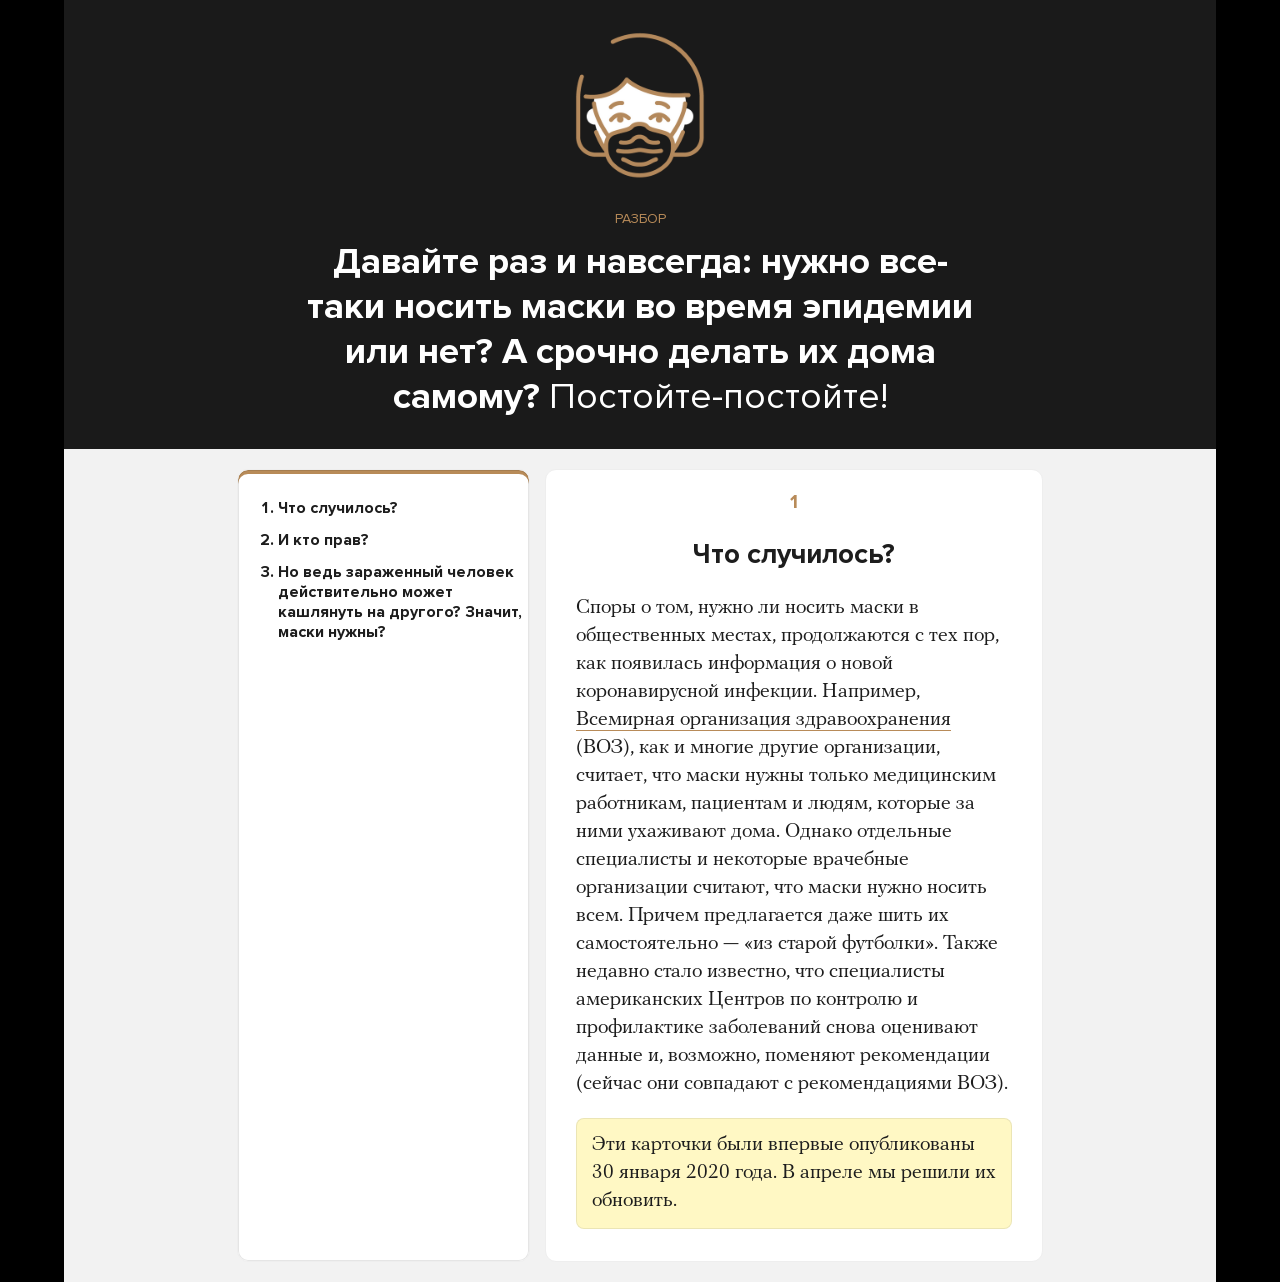
<file: index.html>
<!DOCTYPE html>
<html>
<head>
  <meta charset="UTF-8">
  <link rel="stylesheet" type="text/css" href="main.css">
  <script src="main.js"></script>
</head>
<body>

  <div class="wrapper">
    <div class="header">
      <div class="image"><img src="images/mask.png" width="150" height="150" alt="" /></div>
      <h2>Разбор</h2>
      <h1>Давайте раз и навсегда: нужно все-таки носить маски во время эпидемии или нет? А срочно делать их дома самому? <span>Постойте-постойте!</span></h1>
    </div>
    <div class="main">
      <div class="topics">
        <ol id="topicsList">
          <li number="1">Что случилось?</li>
          <li number="2">И кто прав?</li>
          <li number="3">Но ведь зараженный человек действительно может кашлянуть на другого? Значит, маски нужны?</li>
        </ol>
      </div>
      <div class="gap"></div>
      <div class="cards" id="cardsList">
        <div class="card" id="card-1">
          <h3>1</h3>
          <h2>Что случилось?</h2>

          <p>Споры о том, нужно ли носить маски в общественных местах, продолжаются с тех пор, как появилась информация о новой коронавирусной инфекции. Например, <a href="https://www.who.int/publications-detail/advice-on-the-use-of-masks-in-the-community-during-home-care-and-in-healthcare-settings-in-the-context-of-the-novel-coronavirus-(2019-ncov)-outbreak">Всемирная организация здравоохранения</a> (ВОЗ), как и многие другие организации, считает, что маски нужны только медицинским работникам, пациентам и людям, которые за ними ухаживают дома. Однако отдельные специалисты и некоторые врачебные организации считают, что маски нужно носить всем. Причем предлагается даже шить их самостоятельно — «из старой футболки». Также недавно стало известно, что специалисты американских Центров по контролю и профилактике заболеваний снова оценивают данные и, возможно, поменяют рекомендации (сейчас они совпадают с рекомендациями ВОЗ).</p>

          <p class="update">Эти карточки были впервые опубликованы 30 января 2020 года. В апреле мы решили их обновить.</p>

        </div>

        <div class="card" id="card-2">
          <h3>2</h3>
          <h2>И кто прав?</h2>
          <p>Это сложный вопрос, и ответ на него зависит от разных факторов.</p>

          <p>Но для начала нужно понимать, как распространяется новая коронавирусная инфекция. На данный момент известно, что есть два самых главных пути передачи. Во-первых, это капли, которые вылетают из человека, когда он кашляет, чихает и, например, говорит. Они довольно быстро приземляются, и, если заканчивают свой путь на слизистых другого человека, тот может заболеть. Во-вторых, это контакт с зараженными поверхности. Если больной человек покашлял в ладонь, потом прикоснулся к дверной ручке, а следом вы взялись за нее и потерли нос, то это тоже вполне может привести к заражению.</p>
        </div>

        <div class="card" id="card-3">
          <h3>3</h3>
          <h2>Но ведь зараженный человек действительно может кашлянуть на другого? Значит, маски нужны?</h2>
          <p>Действительно, так теоретически немного снижаются риски заболеть, и в нынешних условиях это само по себе немало. Если на вас кашлянет человек, маска хотя бы на время задержит капли слизи.</p>
        </div>

      </div>
    </div>
  </div>

</body>
</html>
</file>
<file: main.css>
body {
  padding: 0px;
  margin: 0px;
  background-color: #000;
}

body, html {
  height: 100%;
}

/* Основные блоки */

.wrapper {
  max-width: 1335px;
  width: 90%;
  display: flex;
  flex-direction: column;
  height: 100%;
  margin: 0  auto;
}

.wrapper .header {
  background-color: #1a1a1a;
}

.wrapper .main {
  flex: 1;
  background-color: #f2f2f2;
}

/* Шрифты и цвета */

@font-face {
  font-family: "Proxima Nova";
  src: url("fonts/ProximaNova-Regular.woff") format("woff");
  font-style: normal;
  font-weight: 400;
}

@font-face {
  font-family: "Proxima Nova Bold";
  src: url("fonts/ProximaNova-Bold.woff") format("woff");
  font-style: normal;
  font-weight: 700;
}

@font-face {
  font-family: "PFRegal";
  src: url("fonts/PFRegal-Regular.woff") format("woff");
  font-style: normal;
  font-weight: 400;
}

body {
  color: #fff;
  font-family: 'Proxima Nova'
}

/* Картинка */

.image {
  width: 150px;
  height: 150px;
  margin: 30px auto;
}

/* Верхний блок */

.header {
  padding-bottom: 30px;
}

.header h1, .header h2 {
  width: 60%;
  max-width: 840px;
  text-align: center;
  margin: 0px auto 0px auto;
  font-weight: 400;
  font-size: 37px;
}

.header h1 {
  font-family: 'Proxima Nova Bold'
}

.header h1 span {
  font-family: 'Proxima Nova'
}

.header h2 {
  color: #b88b59;
  font-size: 14px;
  text-transform: uppercase;
  margin-bottom: 12px;
}

/* Центральный блок */

.main {
  display: flex;
  padding: 20px 15% 20px 15%;
}

.main .gap {
  flex: 1;
}

.main .topics, .main .cards {
  background-color: #fff;
  border: 1px solid #eee;
  border-radius: 11px;
  color: #1d1d1d;
}

.main .topics {
  flex: 20;
  box-shadow: inset 0 0 0 1px rgba(0,0,0,.1), inset 0 4px 0 #b88b58;
  padding-top: 12px;
}

.main .cards {
  background-color: #fff;
  flex: 30;
  padding: 0px 30px 12px 30px;
}

/* Список вопросов */

ol {
  font-size: 16px;
  font-family: 'Proxima Nova Bold';
}

ol li {
  cursor: pointer;
  margin-bottom: 12px;
}

ol li:hover {
  color: #6d6d6d;
}

/* Карточка */

.card {
  display: none;
}

.card h3 {
  font-size: 20px;
  color: #b88b59;
  text-align: center;
  font-family: 'Proxima Nova Bold';
}

.card h2 {
  text-align: center;
  font-size: 28px;
  font-family: 'Proxima Nova Bold';
}

.card p {
  font-family: 'PFRegal';
  font-size: 20px;
  line-height: 28px;
}

.card a {
  color: #1d1d1d;
  text-decoration: none;
  border-bottom: 1px #b88b59 solid;
}

.card .update {
  padding: 12px 15px 13px;
  border-radius: 8px;
  background-color: #fff8c4;
  border: 1px solid rgba(0,0,0,.08);
}
</file>
